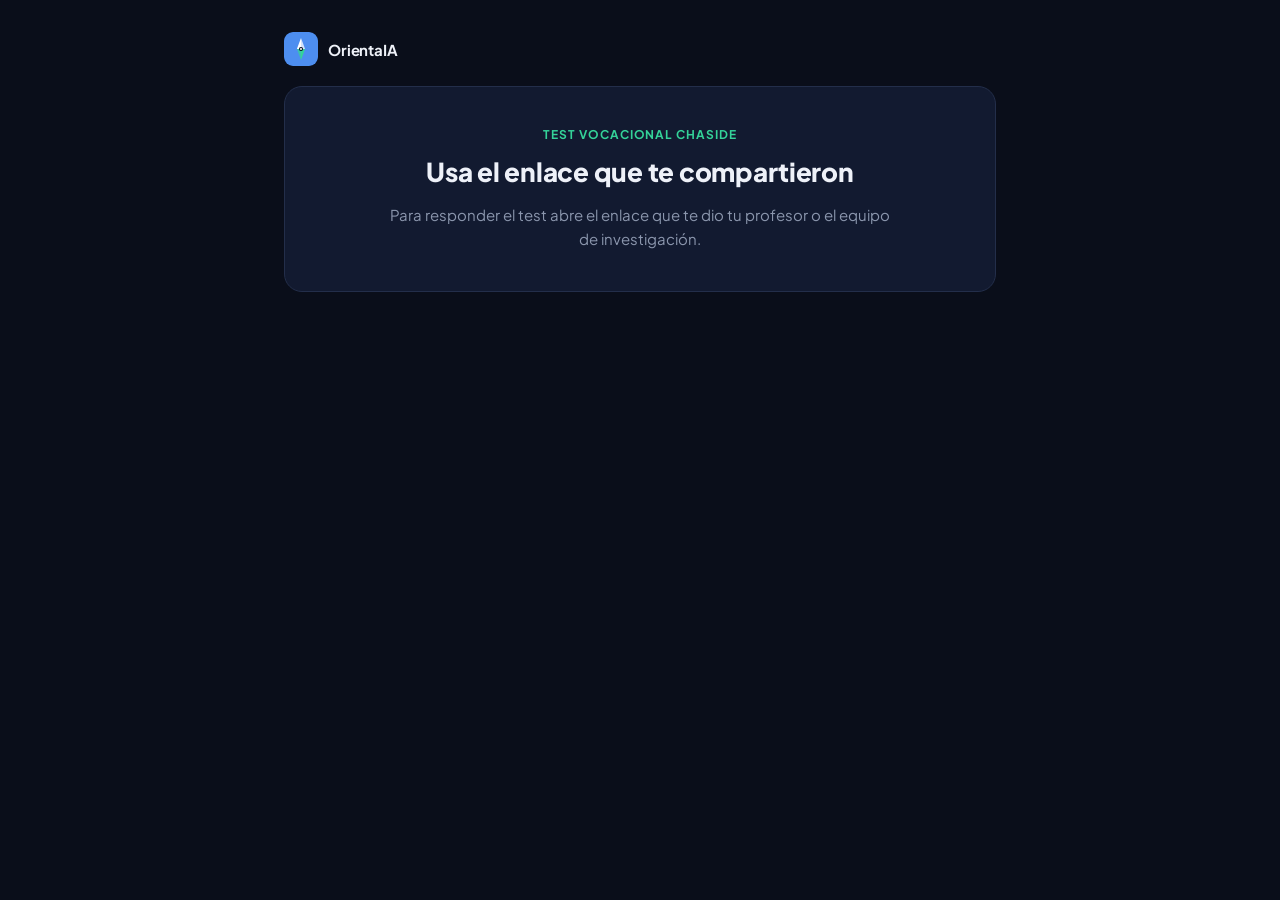
<file: index.html>
<!doctype html>
<html lang="es">
<head>
  <meta charset="utf-8">
  <meta name="viewport" content="width=device-width, initial-scale=1">
  <title>OrientaIA — Test Vocacional CHASIDE</title>
  <link rel="preconnect" href="https://fonts.googleapis.com">
  <link rel="stylesheet" href="https://fonts.googleapis.com/css2?family=Plus+Jakarta+Sans:wght@400;500;600;700;800&display=swap">
  <link rel="stylesheet" href="css/styles.css?v=202610272147">
  <link rel="icon" type="image/svg+xml" href="img/logo.svg">
</head>
<body>
  <div class="page">
    <div class="top-row"><img class="brand-mark-img" src="img/logo.svg" width="34" height="34" alt="OrientaIA"><div class="brand-name">OrientaIA</div></div>
    <div class="card thanks-center">
      <p class="eyebrow">Test vocacional CHASIDE</p>
      <h1 class="title" style="font-size:26px">Usa el enlace que te compartieron</h1>
      <p class="subtitle">Para responder el test abre el enlace que te dio tu profesor o el equipo de investigación.</p>
    </div>
  </div>
</body>
</html>
</file>
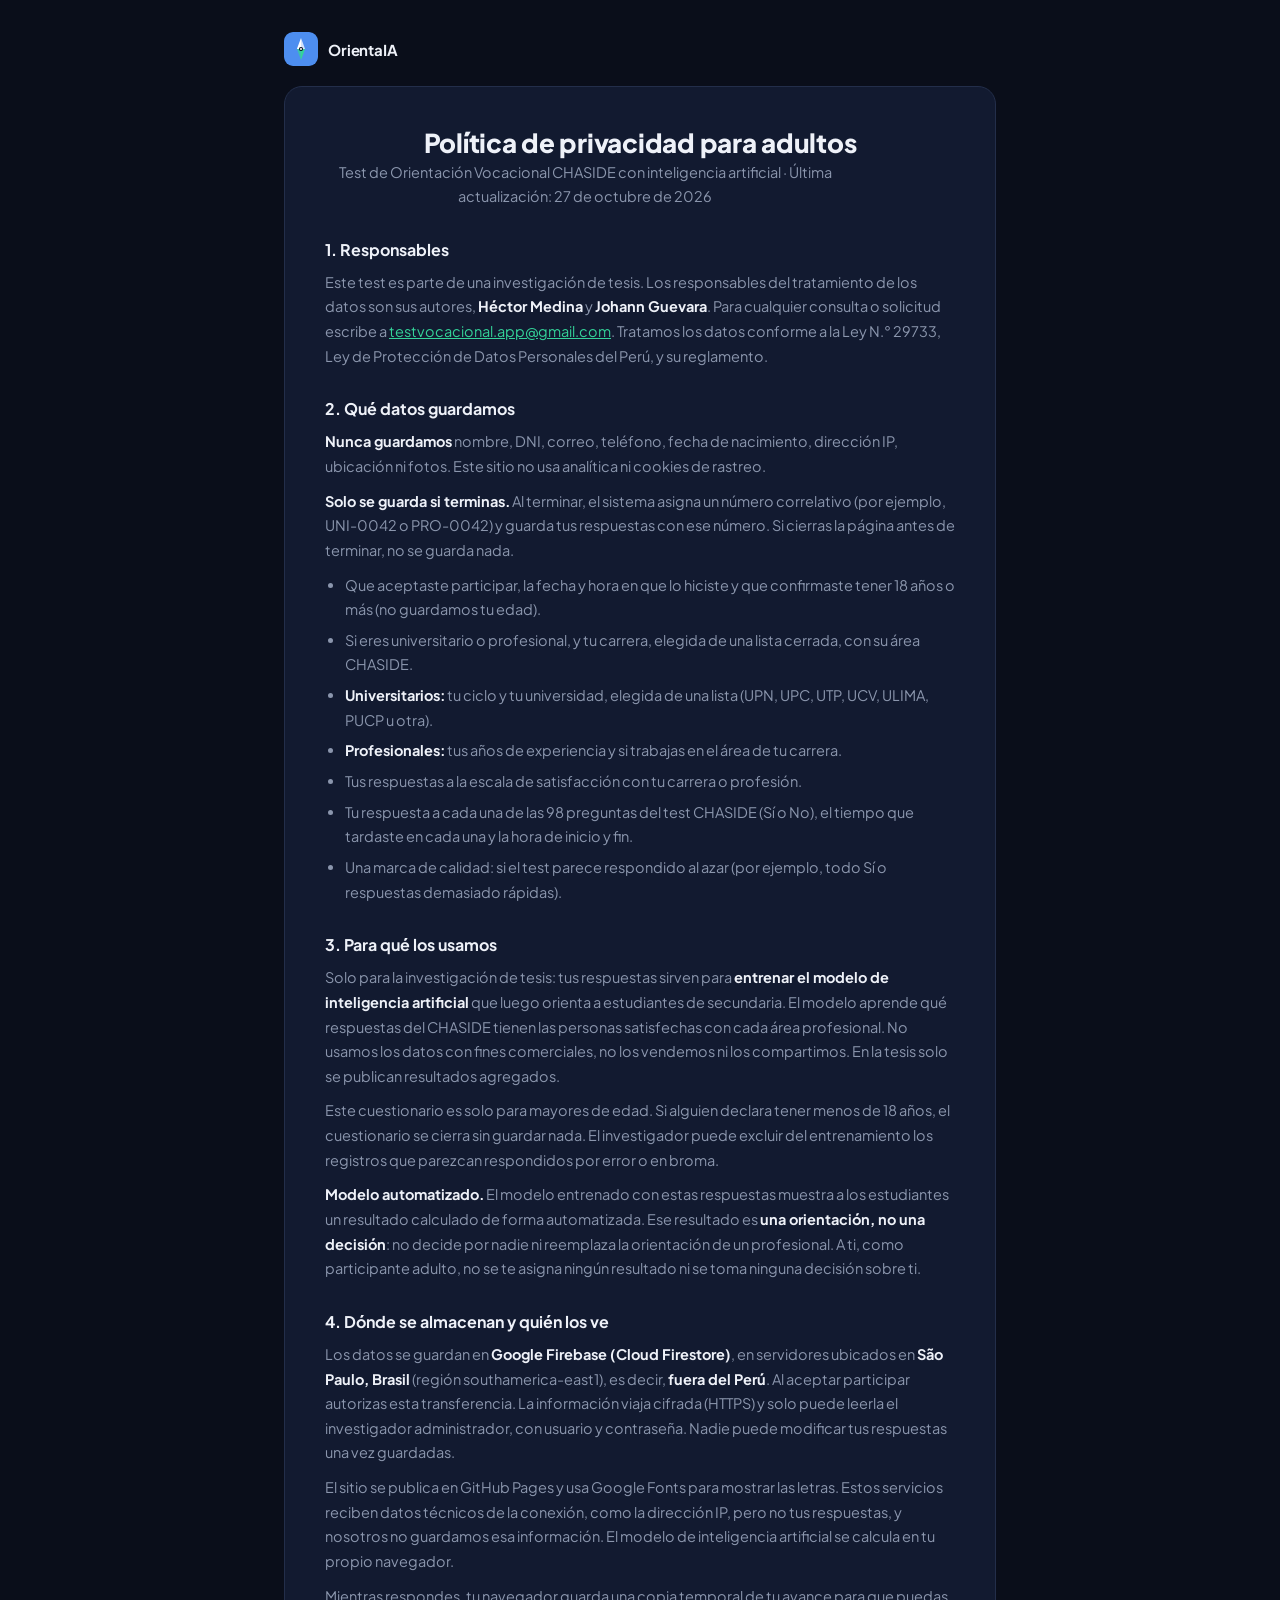
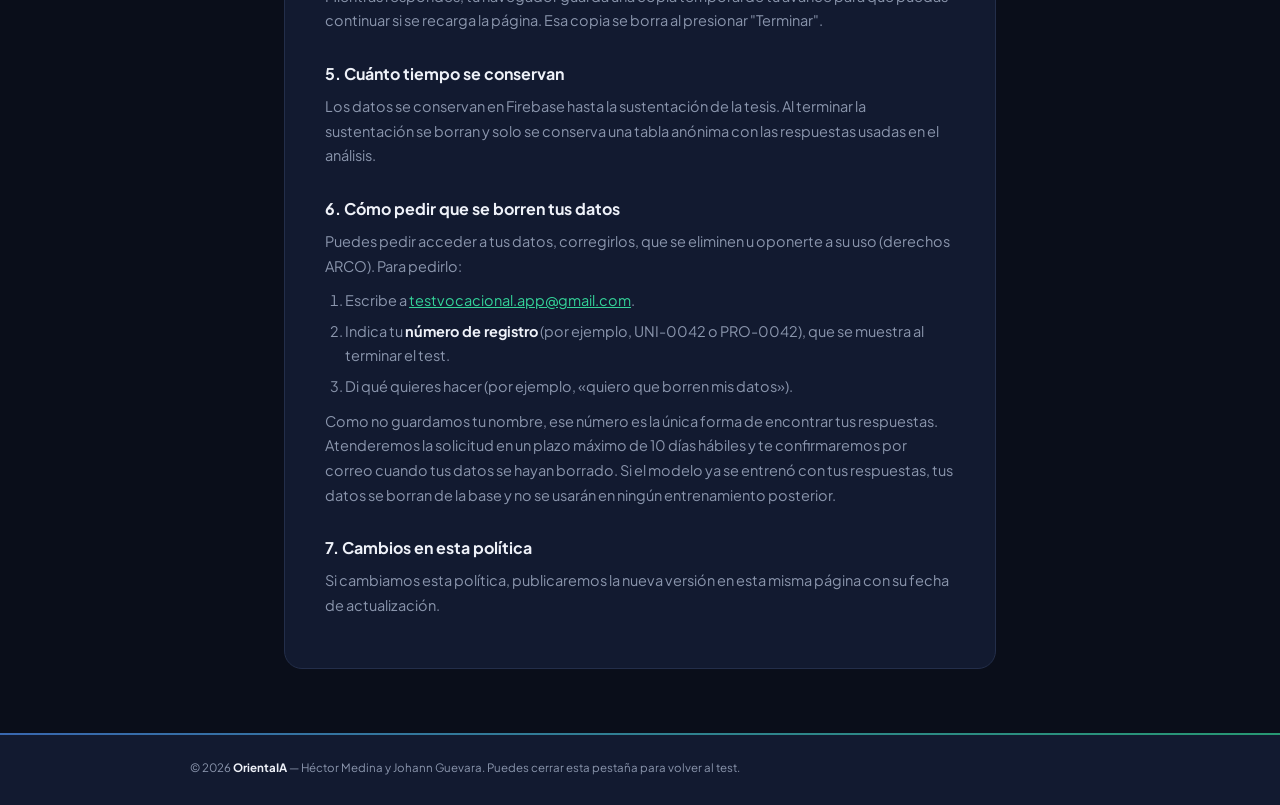
<file: privacidad-adultos.html>
<!doctype html>
<html lang="es">
<head>
  <meta charset="utf-8">
  <meta name="viewport" content="width=device-width, initial-scale=1">
  <title>Política de privacidad para adultos — OrientaIA</title>
  <link rel="preconnect" href="https://fonts.googleapis.com">
  <link rel="stylesheet" href="https://fonts.googleapis.com/css2?family=Plus+Jakarta+Sans:wght@400;500;600;700;800&display=swap">
  <link rel="stylesheet" href="css/styles.css?v=202610272147">
  <link rel="icon" type="image/svg+xml" href="img/logo.svg">
</head>
<body>
  <div class="page">
    <div class="top-row">
      <img class="brand-mark-img" src="img/logo.svg" width="34" height="34" alt="OrientaIA">
      <div class="brand-name">OrientaIA</div>
    </div>

    <article class="card legal">
      <h1 class="title" style="font-size:26px">Política de privacidad para adultos</h1>
      <p class="subtitle">Test de Orientación Vocacional CHASIDE con inteligencia artificial · Última actualización: 27 de octubre de 2026</p>

      <h2>1. Responsables</h2>
      <p>Este test es parte de una investigación de tesis. Los responsables del tratamiento de los datos son sus autores, <b>Héctor Medina</b> y <b>Johann Guevara</b>. Para cualquier consulta o solicitud escribe a <a href="mailto:testvocacional.app@gmail.com">testvocacional.app@gmail.com</a>. Tratamos los datos conforme a la Ley N.° 29733, Ley de Protección de Datos Personales del Perú, y su reglamento.</p>

      <h2>2. Qué datos guardamos</h2>
      <p><b>Nunca guardamos</b> nombre, DNI, correo, teléfono, fecha de nacimiento, dirección IP, ubicación ni fotos. Este sitio no usa analítica ni cookies de rastreo.</p>
      <p><b>Solo se guarda si terminas.</b> Al terminar, el sistema asigna un número correlativo (por ejemplo, UNI-0042 o PRO-0042) y guarda tus respuestas con ese número. Si cierras la página antes de terminar, no se guarda nada.</p>
      <ul>
        <li>Que aceptaste participar, la fecha y hora en que lo hiciste y que confirmaste tener 18 años o más (no guardamos tu edad).</li>
        <li>Si eres universitario o profesional, y tu carrera, elegida de una lista cerrada, con su área CHASIDE.</li>
        <li><b>Universitarios:</b> tu ciclo y tu universidad, elegida de una lista (UPN, UPC, UTP, UCV, ULIMA, PUCP u otra).</li>
        <li><b>Profesionales:</b> tus años de experiencia y si trabajas en el área de tu carrera.</li>
        <li>Tus respuestas a la escala de satisfacción con tu carrera o profesión.</li>
        <li>Tu respuesta a cada una de las 98 preguntas del test CHASIDE (Sí o No), el tiempo que tardaste en cada una y la hora de inicio y fin.</li>
        <li>Una marca de calidad: si el test parece respondido al azar (por ejemplo, todo Sí o respuestas demasiado rápidas).</li>
      </ul>

      <h2>3. Para qué los usamos</h2>
      <p>Solo para la investigación de tesis: tus respuestas sirven para <b>entrenar el modelo de inteligencia artificial</b> que luego orienta a estudiantes de secundaria. El modelo aprende qué respuestas del CHASIDE tienen las personas satisfechas con cada área profesional. No usamos los datos con fines comerciales, no los vendemos ni los compartimos. En la tesis solo se publican resultados agregados.</p>
      <p>Este cuestionario es solo para mayores de edad. Si alguien declara tener menos de 18 años, el cuestionario se cierra sin guardar nada. El investigador puede excluir del entrenamiento los registros que parezcan respondidos por error o en broma.</p>
      <p><b>Modelo automatizado.</b> El modelo entrenado con estas respuestas muestra a los estudiantes un resultado calculado de forma automatizada. Ese resultado es <b>una orientación, no una decisión</b>: no decide por nadie ni reemplaza la orientación de un profesional. A ti, como participante adulto, no se te asigna ningún resultado ni se toma ninguna decisión sobre ti.</p>

      <h2>4. Dónde se almacenan y quién los ve</h2>
      <p>Los datos se guardan en <b>Google Firebase (Cloud Firestore)</b>, en servidores ubicados en <b>São Paulo, Brasil</b> (región southamerica-east1), es decir, <b>fuera del Perú</b>. Al aceptar participar autorizas esta transferencia. La información viaja cifrada (HTTPS) y solo puede leerla el investigador administrador, con usuario y contraseña. Nadie puede modificar tus respuestas una vez guardadas.</p>
      <p>El sitio se publica en GitHub Pages y usa Google Fonts para mostrar las letras. Estos servicios reciben datos técnicos de la conexión, como la dirección IP, pero no tus respuestas, y nosotros no guardamos esa información. El modelo de inteligencia artificial se calcula en tu propio navegador.</p>
      <p>Mientras respondes, tu navegador guarda una copia temporal de tu avance para que puedas continuar si se recarga la página. Esa copia se borra al presionar "Terminar".</p>

      <h2>5. Cuánto tiempo se conservan</h2>
      <p>Los datos se conservan en Firebase hasta la sustentación de la tesis. Al terminar la sustentación se borran y solo se conserva una tabla anónima con las respuestas usadas en el análisis.</p>

      <h2>6. Cómo pedir que se borren tus datos</h2>
      <p>Puedes pedir acceder a tus datos, corregirlos, que se eliminen u oponerte a su uso (derechos ARCO). Para pedirlo:</p>
      <ol>
        <li>Escribe a <a href="mailto:testvocacional.app@gmail.com">testvocacional.app@gmail.com</a>.</li>
        <li>Indica tu <b>número de registro</b> (por ejemplo, UNI-0042 o PRO-0042), que se muestra al terminar el test.</li>
        <li>Di qué quieres hacer (por ejemplo, «quiero que borren mis datos»).</li>
      </ol>
      <p>Como no guardamos tu nombre, ese número es la única forma de encontrar tus respuestas. Atenderemos la solicitud en un plazo máximo de 10 días hábiles y te confirmaremos por correo cuando tus datos se hayan borrado. Si el modelo ya se entrenó con tus respuestas, tus datos se borran de la base y no se usarán en ningún entrenamiento posterior.</p>

      <h2>7. Cambios en esta política</h2>
      <p>Si cambiamos esta política, publicaremos la nueva versión en esta misma página con su fecha de actualización.</p>
    </article>
  </div>

  <div class="footer-divider"></div>
  <footer class="site-footer"><div class="footer-bottom">
    <p>&copy; 2026 <b>OrientaIA</b> &mdash; Héctor Medina y Johann Guevara. Puedes cerrar esta pestaña para volver al test.</p>
  </div></footer>
</body>
</html>
</file>
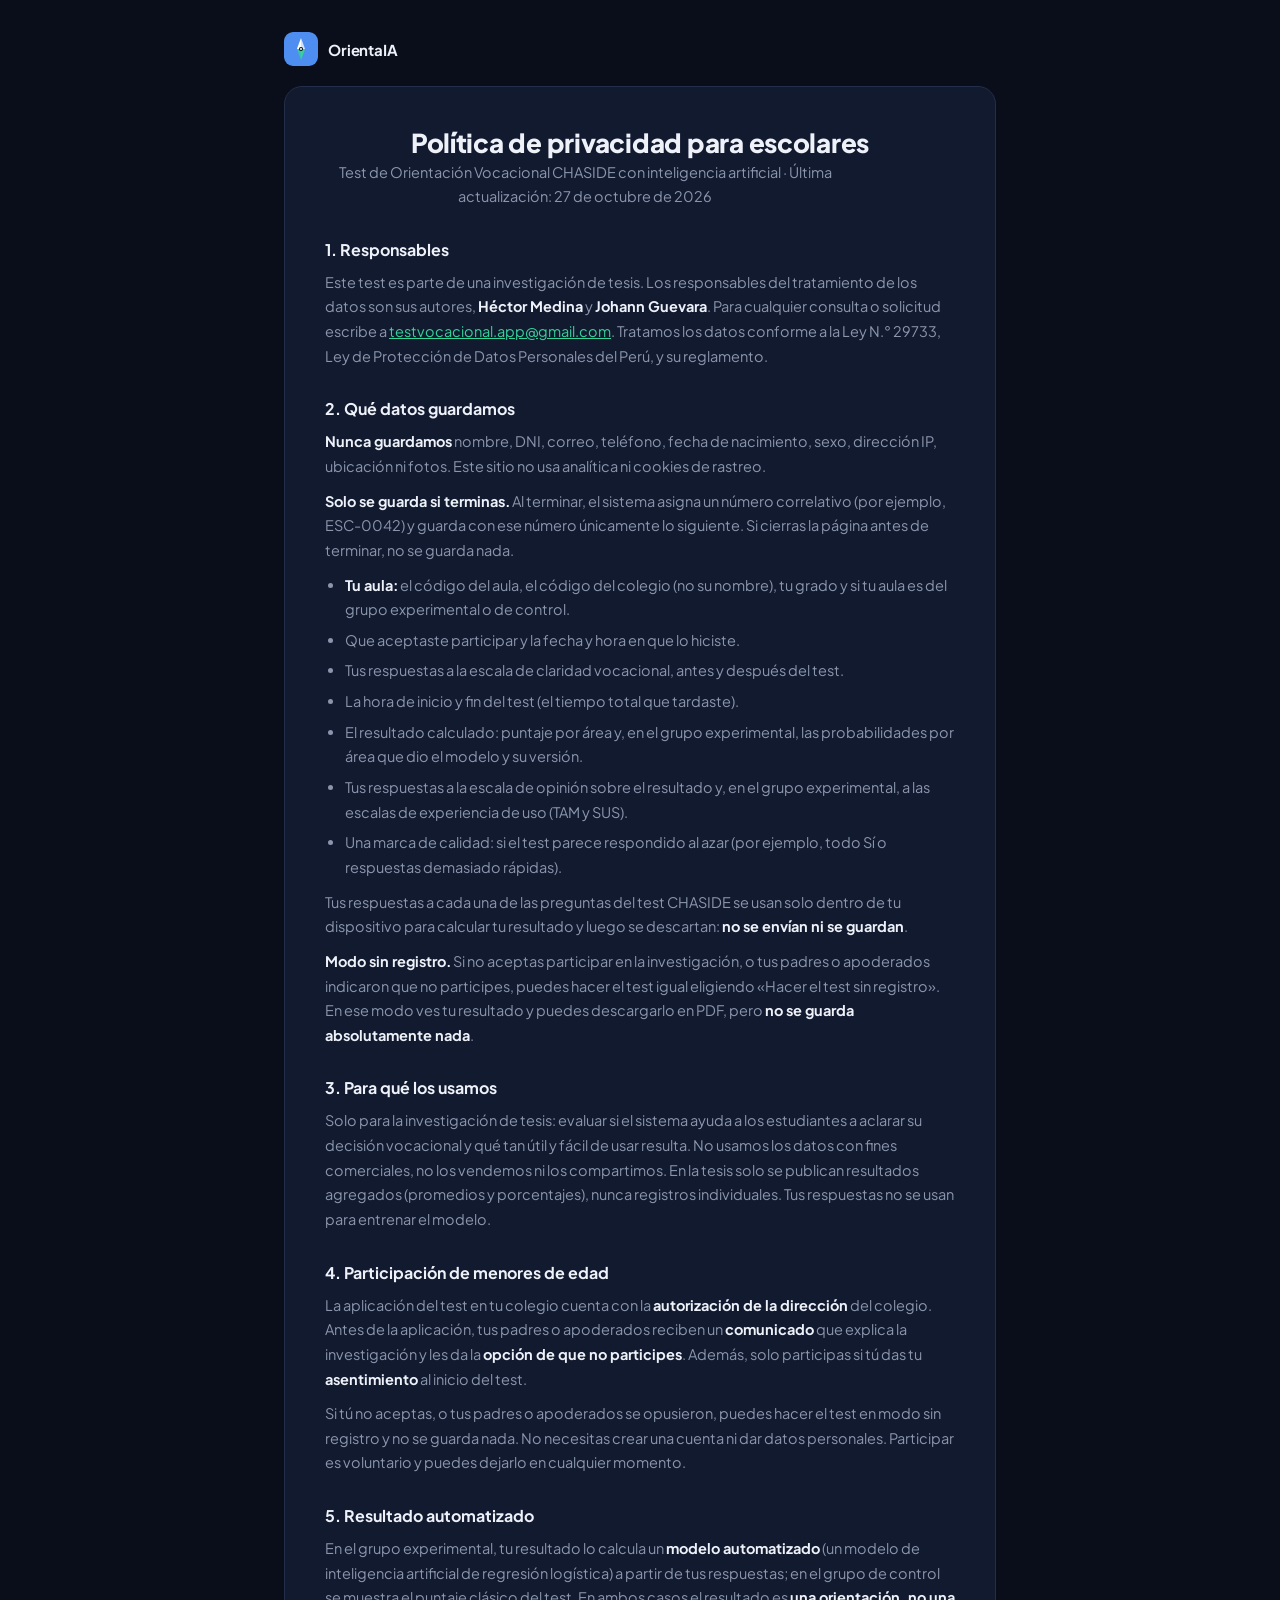
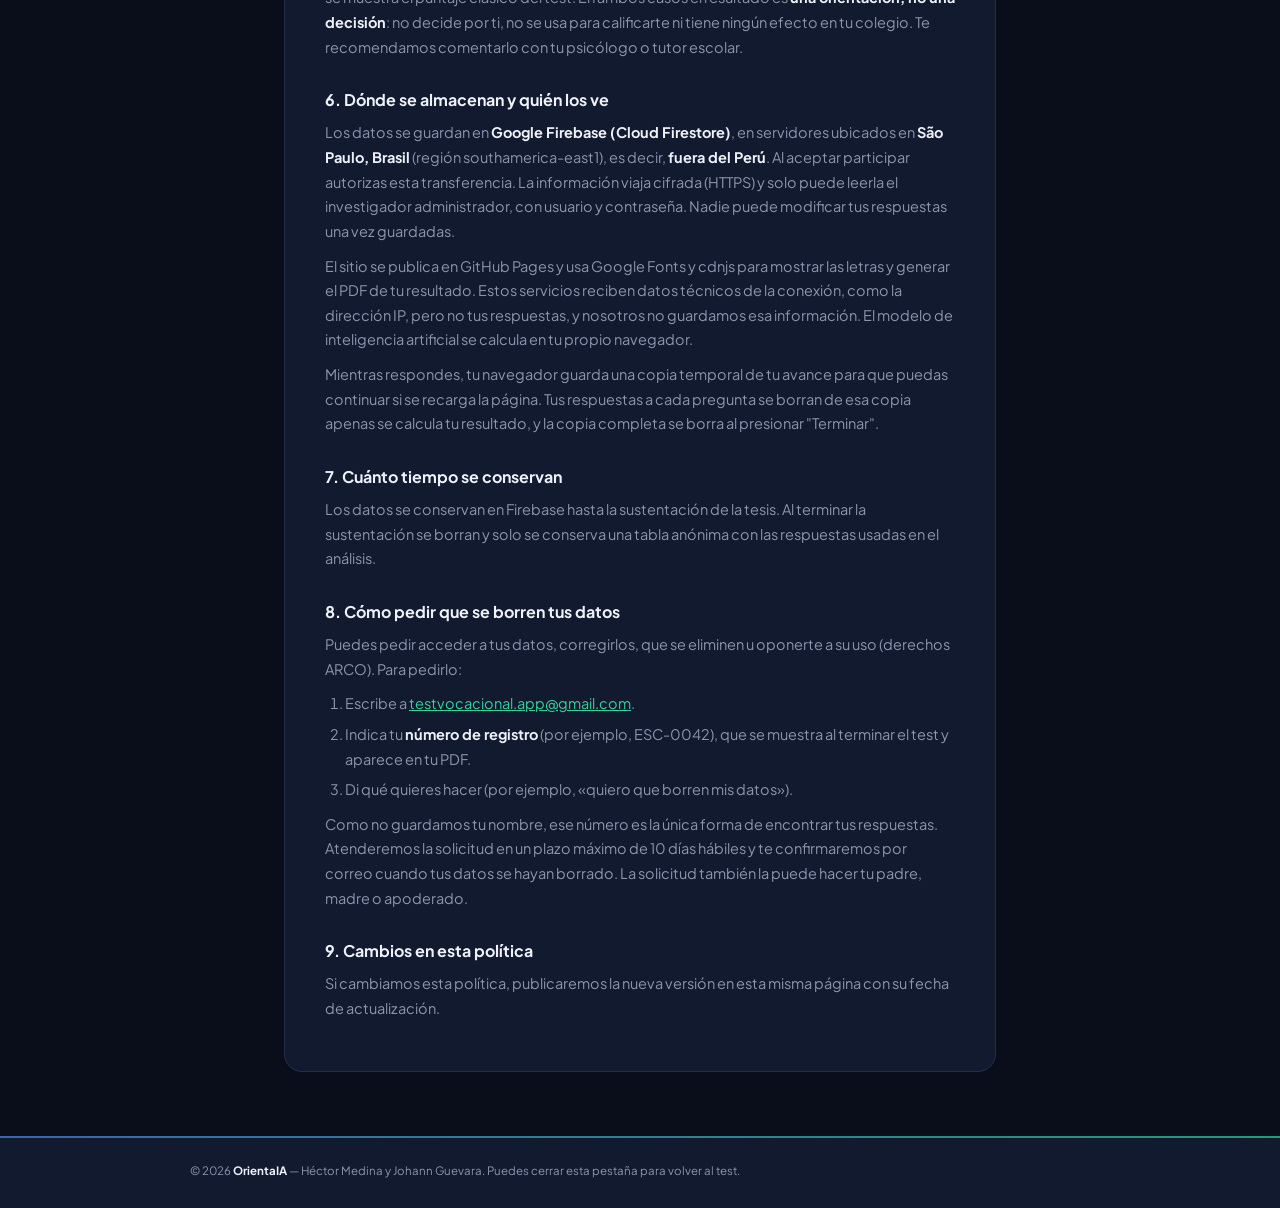
<file: privacidad-menores.html>
<!doctype html>
<html lang="es">
<head>
  <meta charset="utf-8">
  <meta name="viewport" content="width=device-width, initial-scale=1">
  <title>Política de privacidad para escolares — OrientaIA</title>
  <link rel="preconnect" href="https://fonts.googleapis.com">
  <link rel="stylesheet" href="https://fonts.googleapis.com/css2?family=Plus+Jakarta+Sans:wght@400;500;600;700;800&display=swap">
  <link rel="stylesheet" href="css/styles.css?v=202610272147">
  <link rel="icon" type="image/svg+xml" href="img/logo.svg">
</head>
<body>
  <div class="page">
    <div class="top-row">
      <img class="brand-mark-img" src="img/logo.svg" width="34" height="34" alt="OrientaIA">
      <div class="brand-name">OrientaIA</div>
    </div>

    <article class="card legal">
      <h1 class="title" style="font-size:26px">Política de privacidad para escolares</h1>
      <p class="subtitle">Test de Orientación Vocacional CHASIDE con inteligencia artificial · Última actualización: 27 de octubre de 2026</p>

      <h2>1. Responsables</h2>
      <p>Este test es parte de una investigación de tesis. Los responsables del tratamiento de los datos son sus autores, <b>Héctor Medina</b> y <b>Johann Guevara</b>. Para cualquier consulta o solicitud escribe a <a href="mailto:testvocacional.app@gmail.com">testvocacional.app@gmail.com</a>. Tratamos los datos conforme a la Ley N.° 29733, Ley de Protección de Datos Personales del Perú, y su reglamento.</p>

      <h2>2. Qué datos guardamos</h2>
      <p><b>Nunca guardamos</b> nombre, DNI, correo, teléfono, fecha de nacimiento, sexo, dirección IP, ubicación ni fotos. Este sitio no usa analítica ni cookies de rastreo.</p>
      <p><b>Solo se guarda si terminas.</b> Al terminar, el sistema asigna un número correlativo (por ejemplo, ESC-0042) y guarda con ese número únicamente lo siguiente. Si cierras la página antes de terminar, no se guarda nada.</p>
      <ul>
        <li><b>Tu aula:</b> el código del aula, el código del colegio (no su nombre), tu grado y si tu aula es del grupo experimental o de control.</li>
        <li>Que aceptaste participar y la fecha y hora en que lo hiciste.</li>
        <li>Tus respuestas a la escala de claridad vocacional, antes y después del test.</li>
        <li>La hora de inicio y fin del test (el tiempo total que tardaste).</li>
        <li>El resultado calculado: puntaje por área y, en el grupo experimental, las probabilidades por área que dio el modelo y su versión.</li>
        <li>Tus respuestas a la escala de opinión sobre el resultado y, en el grupo experimental, a las escalas de experiencia de uso (TAM y SUS).</li>
        <li>Una marca de calidad: si el test parece respondido al azar (por ejemplo, todo Sí o respuestas demasiado rápidas).</li>
      </ul>
      <p>Tus respuestas a cada una de las preguntas del test CHASIDE se usan solo dentro de tu dispositivo para calcular tu resultado y luego se descartan: <b>no se envían ni se guardan</b>.</p>
      <p><b>Modo sin registro.</b> Si no aceptas participar en la investigación, o tus padres o apoderados indicaron que no participes, puedes hacer el test igual eligiendo «Hacer el test sin registro». En ese modo ves tu resultado y puedes descargarlo en PDF, pero <b>no se guarda absolutamente nada</b>.</p>

      <h2>3. Para qué los usamos</h2>
      <p>Solo para la investigación de tesis: evaluar si el sistema ayuda a los estudiantes a aclarar su decisión vocacional y qué tan útil y fácil de usar resulta. No usamos los datos con fines comerciales, no los vendemos ni los compartimos. En la tesis solo se publican resultados agregados (promedios y porcentajes), nunca registros individuales. Tus respuestas no se usan para entrenar el modelo.</p>

      <h2>4. Participación de menores de edad</h2>
      <p>La aplicación del test en tu colegio cuenta con la <b>autorización de la dirección</b> del colegio. Antes de la aplicación, tus padres o apoderados reciben un <b>comunicado</b> que explica la investigación y les da la <b>opción de que no participes</b>. Además, solo participas si tú das tu <b>asentimiento</b> al inicio del test.</p>
      <p>Si tú no aceptas, o tus padres o apoderados se opusieron, puedes hacer el test en modo sin registro y no se guarda nada. No necesitas crear una cuenta ni dar datos personales. Participar es voluntario y puedes dejarlo en cualquier momento.</p>

      <h2>5. Resultado automatizado</h2>
      <p>En el grupo experimental, tu resultado lo calcula un <b>modelo automatizado</b> (un modelo de inteligencia artificial de regresión logística) a partir de tus respuestas; en el grupo de control se muestra el puntaje clásico del test. En ambos casos el resultado es <b>una orientación, no una decisión</b>: no decide por ti, no se usa para calificarte ni tiene ningún efecto en tu colegio. Te recomendamos comentarlo con tu psicólogo o tutor escolar.</p>

      <h2>6. Dónde se almacenan y quién los ve</h2>
      <p>Los datos se guardan en <b>Google Firebase (Cloud Firestore)</b>, en servidores ubicados en <b>São Paulo, Brasil</b> (región southamerica-east1), es decir, <b>fuera del Perú</b>. Al aceptar participar autorizas esta transferencia. La información viaja cifrada (HTTPS) y solo puede leerla el investigador administrador, con usuario y contraseña. Nadie puede modificar tus respuestas una vez guardadas.</p>
      <p>El sitio se publica en GitHub Pages y usa Google Fonts y cdnjs para mostrar las letras y generar el PDF de tu resultado. Estos servicios reciben datos técnicos de la conexión, como la dirección IP, pero no tus respuestas, y nosotros no guardamos esa información. El modelo de inteligencia artificial se calcula en tu propio navegador.</p>
      <p>Mientras respondes, tu navegador guarda una copia temporal de tu avance para que puedas continuar si se recarga la página. Tus respuestas a cada pregunta se borran de esa copia apenas se calcula tu resultado, y la copia completa se borra al presionar "Terminar".</p>

      <h2>7. Cuánto tiempo se conservan</h2>
      <p>Los datos se conservan en Firebase hasta la sustentación de la tesis. Al terminar la sustentación se borran y solo se conserva una tabla anónima con las respuestas usadas en el análisis.</p>

      <h2>8. Cómo pedir que se borren tus datos</h2>
      <p>Puedes pedir acceder a tus datos, corregirlos, que se eliminen u oponerte a su uso (derechos ARCO). Para pedirlo:</p>
      <ol>
        <li>Escribe a <a href="mailto:testvocacional.app@gmail.com">testvocacional.app@gmail.com</a>.</li>
        <li>Indica tu <b>número de registro</b> (por ejemplo, ESC-0042), que se muestra al terminar el test y aparece en tu PDF.</li>
        <li>Di qué quieres hacer (por ejemplo, «quiero que borren mis datos»).</li>
      </ol>
      <p>Como no guardamos tu nombre, ese número es la única forma de encontrar tus respuestas. Atenderemos la solicitud en un plazo máximo de 10 días hábiles y te confirmaremos por correo cuando tus datos se hayan borrado. La solicitud también la puede hacer tu padre, madre o apoderado.</p>

      <h2>9. Cambios en esta política</h2>
      <p>Si cambiamos esta política, publicaremos la nueva versión en esta misma página con su fecha de actualización.</p>
    </article>
  </div>

  <div class="footer-divider"></div>
  <footer class="site-footer"><div class="footer-bottom">
    <p>&copy; 2026 <b>OrientaIA</b> &mdash; Héctor Medina y Johann Guevara. Puedes cerrar esta pestaña para volver al test.</p>
  </div></footer>
</body>
</html>
</file>
<file: css/styles.css>
:root {
  --bg: #0a0e1a;
  --surface: #121a30;
  --surface-2: #0d1424;
  --border: #232e4a;
  --text: #eef1f8;
  --text-muted: #8b96ad;
  --mint: #34d399;
  --mint-soft: rgba(52, 211, 153, 0.12);
  --blue: #4d8ef0;
  --blue-hover: #3d7de0;
  --danger: #f87171;
}

* { box-sizing: border-box; }

html, body {
  margin: 0;
  min-height: 100%;
  background: var(--bg);
  color: var(--text);
  font-family: 'Plus Jakarta Sans', system-ui, -apple-system, sans-serif;
}

a { color: var(--mint); }
a:hover { color: var(--mint); }

.page {
  max-width: 760px;
  margin: 0 auto;
  padding: 32px 24px 64px;
}

.top-row {
  display: flex;
  align-items: center;
  gap: 10px;
  margin-bottom: 20px;
}
.brand-mark {
  width: 34px; height: 34px; border-radius: 9px;
  background: var(--blue); color: #fff;
  display: flex; align-items: center; justify-content: center;
  font-weight: 800; font-size: 15px; flex-shrink: 0;
}
.brand-mark-img { width: 34px; height: 34px; border-radius: 9px; flex-shrink: 0; display: block; }
.brand-name { font-weight: 700; font-size: 15px; letter-spacing: -0.01em; }
.top-row-right { margin-left: auto; display: flex; align-items: center; gap: 12px; }
.q-counter { font-size: 12.5px; color: var(--text-muted); font-weight: 600; }
.icon-btn, .icon-btn-spacer { width: 40px; height: 40px; flex-shrink: 0; }
.icon-btn {
  border: 1.5px solid var(--border); border-radius: 10px; background: var(--surface-2);
  color: var(--text); display: flex; align-items: center; justify-content: center; cursor: pointer;
}

.divider { height: 1px; background: var(--border); margin-bottom: 28px; }

.progress-track { height: 4px; border-radius: 999px; background: var(--border); overflow: hidden; margin-bottom: 28px; }
.progress-fill { height: 100%; background: var(--mint); border-radius: 999px; transition: width .2s ease; }

.card {
  background: var(--surface);
  border: 1px solid var(--border);
  border-radius: 18px;
  padding: 40px;
}

.eyebrow {
  text-align: center;
  font-size: 12px; font-weight: 700; letter-spacing: 0.08em; text-transform: uppercase;
  color: var(--mint); margin: 0 0 14px;
}
.title { text-align: center; font-size: 30px; font-weight: 800; line-height: 1.25; margin: 0; letter-spacing: -0.01em; }
.subtitle { text-align: center; font-size: 15px; color: var(--text-muted); line-height: 1.6; margin: 14px auto 0; max-width: 520px; }

.stats-row { display: flex; justify-content: center; gap: 40px; margin: 28px 0; }
.stat { text-align: center; }
.stat-value { font-size: 24px; font-weight: 800; color: var(--mint); }
.stat-label { font-size: 11px; font-weight: 700; letter-spacing: 0.06em; text-transform: uppercase; color: var(--text-muted); margin-top: 2px; }

.field-block { display: flex; flex-direction: column; gap: 8px; max-width: 420px; margin: 0 auto; }
.field-label { text-align: center; font-size: 11.5px; font-weight: 700; letter-spacing: 0.06em; text-transform: uppercase; color: var(--text-muted); }
.text-input {
  width: 100%; height: 50px; border-radius: 12px; border: 1.5px solid var(--border);
  background: var(--surface-2); padding: 0 16px; font-size: 15px; color: var(--text);
  font-family: inherit; outline: none; text-align: center;
}
.text-input::placeholder { color: var(--text-muted); }
.text-input:focus { border-color: var(--blue); }
.input-error { border-color: var(--danger); }
.field-error { font-size: 12.5px; color: var(--danger); text-align: center; }

.privacy-note {
  font-size: 12px; color: var(--text-muted); text-align: center; line-height: 1.55;
  max-width: 480px; margin: 14px auto 0;
}

.section-divider { height: 1px; background: var(--border); margin: 28px 0; border: none; }

.bullet-list { display: flex; flex-direction: column; gap: 14px; margin: 0 0 28px; }
.bullet-item { display: flex; gap: 12px; font-size: 14px; line-height: 1.55; color: var(--text-muted); }
.bullet-dot { width: 6px; height: 6px; border-radius: 999px; background: var(--mint); margin-top: 8px; flex-shrink: 0; }
.bullet-item b { color: var(--text); }

.btn-primary {
  display: flex; align-items: center; justify-content: center; gap: 8px;
  height: 54px; width: 100%; border-radius: 14px; border: none; background: var(--blue);
  color: #fff; font-family: inherit; font-size: 15.5px; font-weight: 700;
  cursor: pointer;
}
.btn-primary:hover { background: var(--blue-hover); }
.btn-primary:disabled { opacity: 0.4; cursor: not-allowed; }

.btn-secondary {
  height: 48px; width: 100%; border-radius: 14px; border: 1.5px solid var(--border); background: transparent;
  color: var(--text); font-family: inherit; font-size: 14.5px; font-weight: 600; cursor: pointer;
}

/* Test screen */
.q-eyebrow { text-align: left; font-size: 12px; font-weight: 700; color: var(--blue); text-transform: uppercase; letter-spacing: 0.05em; margin: 0; }
.q-tag { font-size: 11px; font-weight: 700; letter-spacing: 0.04em; text-transform: uppercase; color: var(--text-muted); background: var(--surface-2); border: 1px solid var(--border); padding: 4px 10px; border-radius: 999px; }
.q-head { display: flex; align-items: center; justify-content: space-between; margin-bottom: 14px; }
.q-text { font-size: 21px; font-weight: 700; line-height: 1.4; margin: 0 0 30px; text-align: left; }

.yesno-grid { display: grid; grid-template-columns: 1fr 1fr; gap: 16px; }
.yesno-btn {
  height: 104px; border-radius: 14px; border: 1.5px solid var(--border); background: var(--surface-2);
  display: flex; flex-direction: column; align-items: center; justify-content: center; gap: 10px;
  font-family: inherit; font-weight: 700; font-size: 16px; color: var(--text); cursor: pointer;
}
.yesno-btn svg { color: var(--text-muted); }
.yesno-btn-selected { border-color: var(--mint); background: var(--mint-soft); }
.yesno-btn-selected svg { color: var(--mint); }

/* Result screen */
.top-areas-row { display: flex; flex-wrap: wrap; justify-content: center; gap: 10px; margin: 16px 0 8px; }
.top-area-pill { background: var(--blue); color: #fff; font-weight: 700; font-size: 13.5px; padding: 10px 18px; border-radius: 999px; }

.result-grid { display: grid; grid-template-columns: 1fr 1fr; gap: 40px; margin-top: 30px; }
@media (max-width: 640px) { .result-grid { grid-template-columns: 1fr; } }

.section-title { font-size: 14px; font-weight: 700; margin: 0 0 16px; color: var(--text); }

.scores-block { display: flex; flex-direction: column; gap: 14px; }
.score-row { display: flex; flex-direction: column; gap: 6px; }
.score-row-top { display: flex; justify-content: space-between; align-items: baseline; gap: 8px; }
.score-name { font-size: 13px; font-weight: 600; color: var(--text-muted); }
.score-name.is-top { color: var(--text); font-weight: 700; }
.score-value { font-size: 12px; color: var(--text-muted); font-weight: 600; flex-shrink: 0; }
.score-track { height: 8px; border-radius: 999px; background: var(--border); overflow: hidden; }
.score-fill { height: 100%; border-radius: 999px; background: var(--text-muted); }
.score-fill.is-top { background: var(--mint); }

.disclaimer-box { background: var(--surface-2); border: 1px solid var(--border); border-radius: 14px; padding: 18px; margin-top: 30px; }
.disclaimer-box p { margin: 0; font-size: 13px; color: var(--text-muted); line-height: 1.55; }

/* Thanks */
.thanks-icon { width: 72px; height: 72px; border-radius: 999px; background: var(--mint-soft); color: var(--mint); display: flex; align-items: center; justify-content: center; margin: 0 auto 20px; }
.thanks-center { text-align: center; }

/* Footer */
.footer-divider {
  height: 2px;
  background: linear-gradient(90deg, var(--blue), var(--mint));
  opacity: 0.7;
}
.site-footer {
  background: var(--surface);
  padding: 24px 24px 28px;
}
.footer-link-btn {
  display: block; background: none; border: none; padding: 0; margin-top: 10px;
  font-family: inherit; font-size: 14px; font-weight: 600; color: var(--text); cursor: pointer; text-align: left;
}
.footer-link-btn:first-of-type { margin-top: 0; }
.footer-link-btn:hover { color: var(--mint); }

.footer-bottom {
  max-width: 900px;
  margin: 0 auto;
  display: flex;
  flex-direction: column;
  gap: 10px;
}
.footer-bottom p { margin: 0; font-size: 11.5px; color: var(--text-muted); line-height: 1.6; }
.footer-bottom b { color: var(--text); }

/* Admin panel */
.admin-head { display: flex; align-items: center; justify-content: space-between; gap: 16px; margin: 28px 0 18px; flex-wrap: wrap; }
.admin-toolbar { display: flex; align-items: center; justify-content: space-between; font-size: 13px; color: var(--text-muted); margin-bottom: 14px; }
.admin-table-wrap { overflow-x: auto; border: 1px solid var(--border); border-radius: 14px; }
.admin-table { width: 100%; border-collapse: collapse; font-size: 13px; min-width: 640px; }
.admin-table thead th {
  text-align: left; font-size: 11px; font-weight: 700; letter-spacing: 0.05em; text-transform: uppercase;
  color: var(--text-muted); background: var(--surface-2); padding: 12px 14px; border-bottom: 1px solid var(--border);
}
.admin-table tbody td { padding: 12px 14px; border-bottom: 1px solid var(--border); vertical-align: top; color: var(--text); }
.admin-table tbody tr:last-child td { border-bottom: none; }
.admin-pct { color: var(--text-muted); font-size: 11.5px; }
.admin-empty { text-align: center; color: var(--text-muted); padding: 30px 14px !important; }
.admin-expand-row td { background: var(--surface-2); }
.area-pill-row { display: flex; flex-wrap: wrap; gap: 8px; padding: 4px 0; }
.area-pill { font-size: 11.5px; background: var(--surface); border: 1px solid var(--border); border-radius: 999px; padding: 6px 12px; color: var(--text-muted); }

.section-note { font-size: 12px; color: var(--text-muted); line-height: 1.5; margin: -8px 0 14px; }

/* Avisos y consentimiento */
.notice-box { background: var(--mint-soft); border: 1px solid rgba(52, 211, 153, 0.35); border-radius: 14px; padding: 16px 18px; margin: 22px 0 0; }
.notice-box p { margin: 0; font-size: 14px; line-height: 1.55; color: var(--text); }
.notice-box .btn-secondary { margin-top: 12px; }
.consent-text { margin: 22px 0 0; display: flex; flex-direction: column; gap: 12px; }
.consent-text p { margin: 0; font-size: 14.5px; line-height: 1.65; color: var(--text-muted); }
.check-row { display: flex; gap: 12px; align-items: flex-start; margin-top: 24px; padding: 16px; background: var(--surface-2); border: 1.5px solid var(--border); border-radius: 12px; cursor: pointer; font-size: 14.5px; font-weight: 600; line-height: 1.5; }
.check-row input { width: 20px; height: 20px; margin: 1px 0 0; accent-color: var(--mint); flex-shrink: 0; }

/* Formularios (datos de carrera) */
.form-block { display: flex; flex-direction: column; gap: 18px; margin-top: 24px; }
.form-row { display: flex; flex-direction: column; gap: 8px; }
.form-label { font-size: 14px; font-weight: 600; color: var(--text); }
.select-input {
  width: 100%; height: 50px; border-radius: 12px; border: 1.5px solid var(--border);
  background: var(--surface-2); padding: 0 12px; font-size: 15px; color: var(--text); font-family: inherit; outline: none;
}
.select-input:focus { border-color: var(--blue); }
.text-left { text-align: left; }
.yesno-inline { display: flex; flex-wrap: wrap; gap: 10px; }

/* Escalas Likert */
.tam-list { display: flex; flex-direction: column; gap: 6px; margin-top: 22px; }
.tam-section-title { font-size: 12px; font-weight: 700; color: var(--blue); text-transform: uppercase; letter-spacing: 0.04em; margin: 16px 0 2px; }
.tam-item { background: var(--surface-2); border: 1px solid var(--border); border-radius: 12px; padding: 16px; display: flex; flex-direction: column; gap: 12px; }
.tam-text { margin: 0; font-size: 14px; line-height: 1.45; text-align: left; }
.item-n { color: var(--text-muted); font-weight: 700; margin-right: 2px; }
.likert-row-compact { display: flex; gap: 8px; flex-wrap: wrap; }
.likert-pill {
  width: 44px; height: 44px; border-radius: 10px; border: 1.5px solid var(--border);
  background: var(--surface); font-family: inherit; font-size: 14px; font-weight: 700;
  color: var(--text-muted); cursor: pointer;
}
.likert-pill.wide { width: 96px; }
.likert-pill-selected { border-color: var(--mint); background: var(--mint); color: #06281c; }
.tam-legend { font-size: 12.5px; color: var(--text-muted); text-align: center; margin: 14px 0 0; }
.tam-progress-note { font-size: 12.5px; color: var(--text-muted); text-align: center; margin: 12px 0 0; }

/* Resultado del modelo */
.ml-list { display: flex; flex-direction: column; gap: 12px; }
.ml-area { background: var(--surface-2); border: 1px solid var(--border); border-radius: 12px; padding: 14px 16px; display: flex; flex-direction: column; gap: 10px; }
.ml-area.is-first { border-color: rgba(52, 211, 153, 0.55); }
.ml-area-head { display: flex; align-items: center; gap: 10px; }
.ml-rank { width: 24px; height: 24px; border-radius: 999px; background: var(--mint-soft); color: var(--mint); font-size: 12px; font-weight: 800; display: flex; align-items: center; justify-content: center; flex-shrink: 0; }
.ml-name { font-size: 14.5px; font-weight: 700; flex: 1; }
.ml-pct { font-size: 14px; font-weight: 800; color: var(--mint); }
.chip-row { display: flex; flex-wrap: wrap; gap: 6px; }
.chip { font-size: 11.5px; color: var(--text-muted); background: var(--surface); border: 1px solid var(--border); border-radius: 999px; padding: 4px 10px; }
.why-list { display: flex; flex-direction: column; gap: 8px; }
.why-item { font-size: 13.5px; line-height: 1.45; padding: 10px 14px; border-left: 3px solid var(--mint); background: var(--surface-2); border-radius: 0 10px 10px 0; }
.tie { font-size: 10px; font-weight: 700; text-transform: uppercase; letter-spacing: 0.04em; color: var(--blue); margin-left: 4px; }

/* Panel admin: pestañas, métricas y conteo */
.page-wide { max-width: 1100px; }
.card-narrow { max-width: 460px; margin: 0 auto; }
.admin-tabs { display: flex; gap: 6px; flex-wrap: wrap; margin-bottom: 18px; border-bottom: 1px solid var(--border); }
.admin-tab { background: none; border: none; border-bottom: 2px solid transparent; padding: 10px 14px; font-family: inherit; font-size: 14px; font-weight: 600; color: var(--text-muted); cursor: pointer; margin-bottom: -1px; }
.admin-tab.is-active { color: var(--text); border-bottom-color: var(--mint); }
.admin-btn { background: none; border: 1.5px solid var(--border); border-radius: 10px; padding: 8px 14px; font-family: inherit; font-size: 13px; font-weight: 600; color: var(--mint); cursor: pointer; }
.admin-btn:hover { border-color: var(--mint); }
.admin-note { font-size: 12.5px; color: var(--text-muted); line-height: 1.55; margin: 0 0 14px; }
.admin-warn { font-size: 13px; line-height: 1.55; color: #fde68a; background: rgba(251, 191, 36, 0.1); border: 1px solid rgba(251, 191, 36, 0.35); border-radius: 12px; padding: 12px 14px; margin: 0 0 16px; }
.tag-ok { color: var(--mint); font-weight: 700; }
.tag-bad { color: var(--danger); font-weight: 700; }
.count-list { display: flex; flex-direction: column; gap: 14px; }
.count-row { display: grid; grid-template-columns: 220px 1fr 70px; gap: 14px; align-items: center; font-size: 13.5px; }
@media (max-width: 640px) { .count-row { grid-template-columns: 1fr 64px; } .count-row .score-track { grid-column: 1 / -1; order: 3; } }

/* Hoja imprimible del panel (cuestionario, clave y carreras) */
.print-sheet { background: #fff; color: #111; border-radius: 14px; padding: 28px; font-size: 12.5px; }
.print-sheet h2 { font-size: 18px; margin: 0 0 4px; }
.print-sheet h3 { font-size: 14px; margin: 22px 0 8px; }
.print-sheet .sub { color: #555; margin: 0 0 14px; }
.print-item { display: flex; justify-content: space-between; gap: 12px; padding: 5px 0; border-bottom: 1px solid #ddd; }
.print-item .n { color: #888; margin-right: 6px; }
.print-checks { display: flex; gap: 14px; flex-shrink: 0; font-size: 11px; color: #555; }
.print-table { width: 100%; border-collapse: collapse; margin-top: 6px; }
.print-table th, .print-table td { border: 1px solid #ccc; padding: 6px 8px; text-align: left; vertical-align: top; }
.print-table th { background: #f1f3f6; }
.page-break { break-before: page; }
@media print {
  body { background: #fff; }
  body * { visibility: hidden; }
  .print-sheet, .print-sheet * { visibility: visible; }
  .print-sheet { position: absolute; left: 0; top: 0; width: 100%; padding: 0; border-radius: 0; }
}

/* Política de privacidad */
.legal h2 { font-size: 16px; font-weight: 700; margin: 30px 0 10px; color: var(--text); }
.legal p, .legal li { font-size: 14.5px; line-height: 1.7; color: var(--text-muted); }
.legal p { margin: 0 0 10px; }
.legal ul, .legal ol { margin: 0 0 10px; padding-left: 20px; }
.legal li { margin-bottom: 6px; }
.legal b { color: var(--text); }
a.q-tag { text-decoration: none; }
.footer-bottom a { color: var(--mint); font-weight: 600; }

/* Elección (mayoría de edad, universitario/profesional) */
.choice-grid { display: grid; grid-template-columns: 1fr 1fr; gap: 14px; margin-top: 26px; }
@media (max-width: 520px) { .choice-grid { grid-template-columns: 1fr; } }
.choice-btn {
  min-height: 84px; border-radius: 14px; border: 1.5px solid var(--border); background: var(--surface-2);
  color: var(--text); font-family: inherit; font-size: 15px; font-weight: 600; cursor: pointer; padding: 14px;
  display: flex; flex-direction: column; align-items: center; justify-content: center; gap: 6px;
}
.choice-btn:hover { border-color: var(--mint); }
.choice-btn b { font-size: 16px; }
.choice-btn span { font-size: 12.5px; color: var(--text-muted); font-weight: 500; }

/* Número de registro al final (RF14) */
.numero-box { margin: 24px auto 0; max-width: 420px; background: var(--surface-2); border: 1.5px dashed rgba(52, 211, 153, 0.6); border-radius: 14px; padding: 18px; display: flex; flex-direction: column; gap: 6px; }
.numero-box span { font-size: 11.5px; font-weight: 700; letter-spacing: 0.06em; text-transform: uppercase; color: var(--text-muted); }
.numero-box b { font-size: 30px; letter-spacing: 0.04em; color: var(--mint); }
.numero-box small { font-size: 12px; color: var(--text-muted); line-height: 1.5; }

/* Panel: formulario de aulas, enlaces y registros excluidos */
.form-inline { display: grid; grid-template-columns: 1.3fr 0.8fr 0.8fr 1.4fr auto; gap: 12px; align-items: end; padding: 20px; }
.form-inline label { display: flex; flex-direction: column; gap: 6px; font-size: 12px; font-weight: 700; color: var(--text-muted); }
.form-inline .text-input, .form-inline .select-input { height: 44px; }
.form-inline .btn-primary { height: 44px; padding: 0 18px; width: auto; }
@media (max-width: 760px) { .form-inline { grid-template-columns: 1fr 1fr; } }
.link-cell { font-size: 11.5px; color: var(--text-muted); word-break: break-all; }
.row-off td { opacity: 0.55; }
</file>
